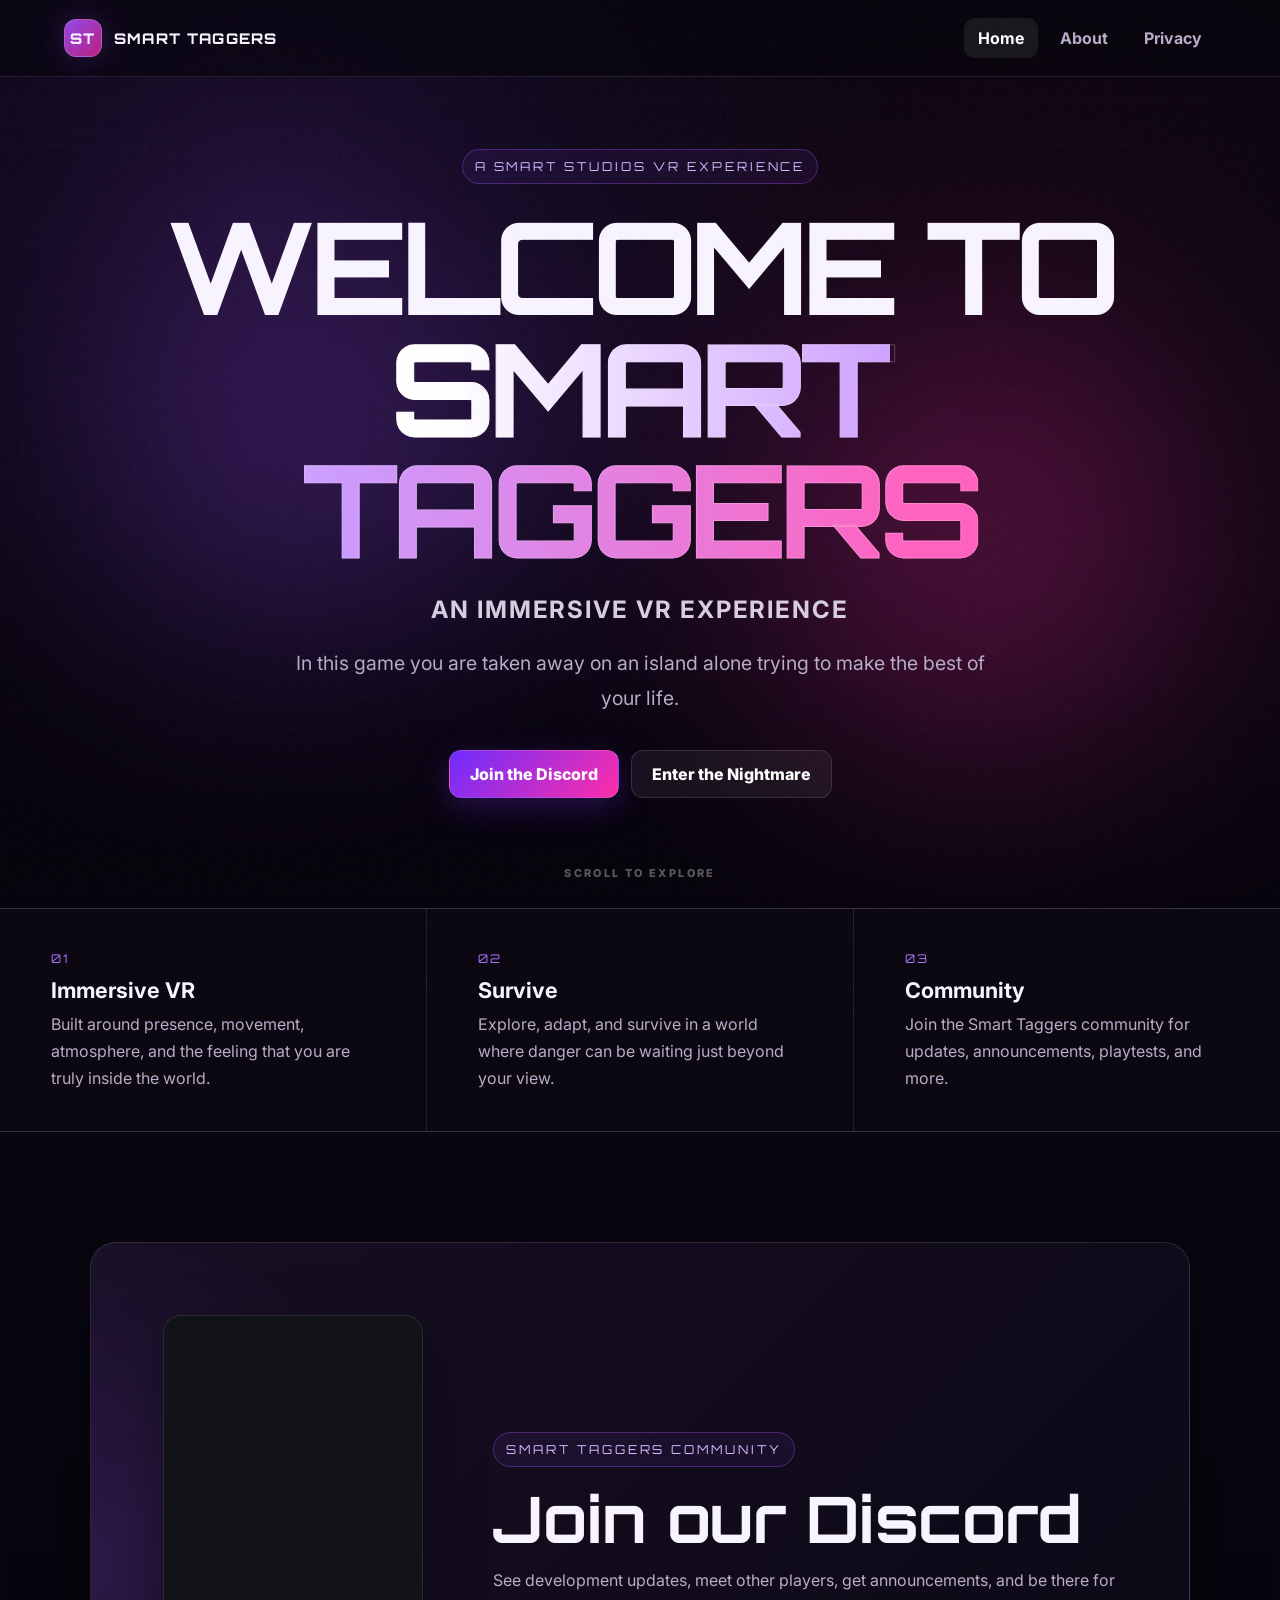
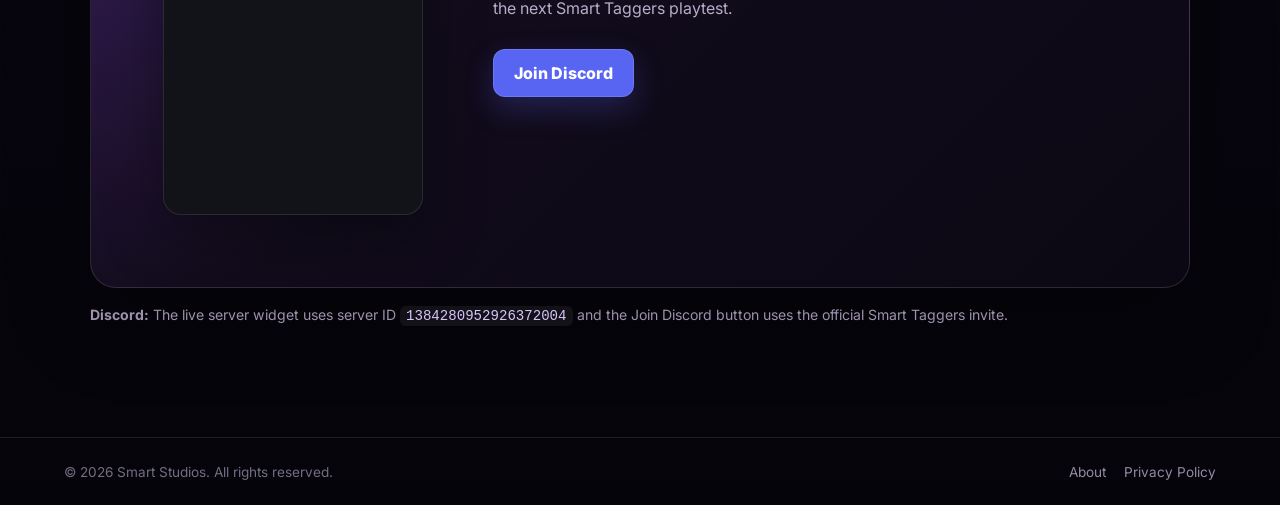
<file: index.html>
<!DOCTYPE html>
<html lang="en">
<head>
  <meta charset="UTF-8" />
  <meta name="viewport" content="width=device-width, initial-scale=1.0" />
  <meta name="theme-color" content="#0b0714" />
  <title>Smart Taggers — Home</title>
  <link rel="preconnect" href="https://fonts.googleapis.com">
  <link rel="preconnect" href="https://fonts.gstatic.com" crossorigin>
  <link href="https://fonts.googleapis.com/css2?family=Inter:wght@400;500;600;700;800;900&family=Orbitron:wght@600;700;800;900&display=swap" rel="stylesheet">
  <link rel="stylesheet" href="styles.css" />
</head>
<body>
  <div class="noise"></div>

  <header class="site-header">
    <a class="brand" href="index.html">
      <span class="brand-mark">ST</span>
      <span>SMART TAGGERS</span>
    </a>

    <nav>
      <a class="active" href="index.html">Home</a>
      <a href="about.html">About</a>
      <a href="privacy.html">Privacy</a>
    </nav>
  </header>

  <main>
    <section class="hero">
      <div class="hero-glow hero-glow-one"></div>
      <div class="hero-glow hero-glow-two"></div>
      <div class="grid-floor"></div>

      <div class="hero-content reveal">
        <span class="eyebrow">A SMART STUDIOS VR EXPERIENCE</span>
        <h1>Welcome to <span>Smart Taggers</span></h1>
        <h2>An Immersive VR Experience</h2>
        <p>
          In this game you are taken away on an island alone trying to make the best of your life.
        </p>

        <div class="hero-actions">
          <a class="btn btn-primary" href="#discord">Join the Discord</a>
          <a class="btn btn-secondary" href="about.html">Enter the Nightmare</a>
        </div>
      </div>

      <div class="scroll-cue">SCROLL TO EXPLORE</div>
    </section>

    <section class="feature-strip">
      <div class="feature reveal">
        <span>01</span>
        <h3>Immersive VR</h3>
        <p>Built around presence, movement, atmosphere, and the feeling that you are truly inside the world.</p>
      </div>
      <div class="feature reveal">
        <span>02</span>
        <h3>Survive</h3>
        <p>Explore, adapt, and survive in a world where danger can be waiting just beyond your view.</p>
      </div>
      <div class="feature reveal">
        <span>03</span>
        <h3>Community</h3>
        <p>Join the Smart Taggers community for updates, announcements, playtests, and more.</p>
      </div>
    </section>

    <section class="discord-section" id="discord">
      <div class="discord-card reveal">
        <div class="discord-widget-wrap">
          <iframe
            class="discord-widget"
            src="https://discord.com/widget?id=1384280952926372004&theme=dark"
            width="350"
            height="500"
            allowtransparency="true"
            frameborder="0"
            sandbox="allow-popups allow-popups-to-escape-sandbox allow-same-origin allow-scripts">
          </iframe>
        </div>

        <div class="discord-copy">
          <span class="eyebrow">SMART TAGGERS COMMUNITY</span>
          <h2>Join our Discord</h2>
          <p>
            See development updates, meet other players, get announcements, and be there for the next Smart Taggers playtest.
          </p>
          <a
            class="btn btn-discord"
            id="discordInvite"
            href="https://discord.gg/XtxfKrTSGW"
            target="_blank"
            rel="noopener noreferrer"
          >
            Join Discord
          </a>
        </div>
      </div>

      <div class="discord-note reveal">
        <strong>Discord:</strong>
        The live server widget uses server ID <code>1384280952926372004</code> and the Join Discord button uses the official Smart Taggers invite.
      </div>
    </section>
  </main>

  <footer>
    <div>© 2026 Smart Studios. All rights reserved.</div>
    <div class="footer-links">
      <a href="about.html">About</a>
      <a href="privacy.html">Privacy Policy</a>
    </div>
  </footer>

  <script src="script.js"></script>
</body>
</html>
</file>
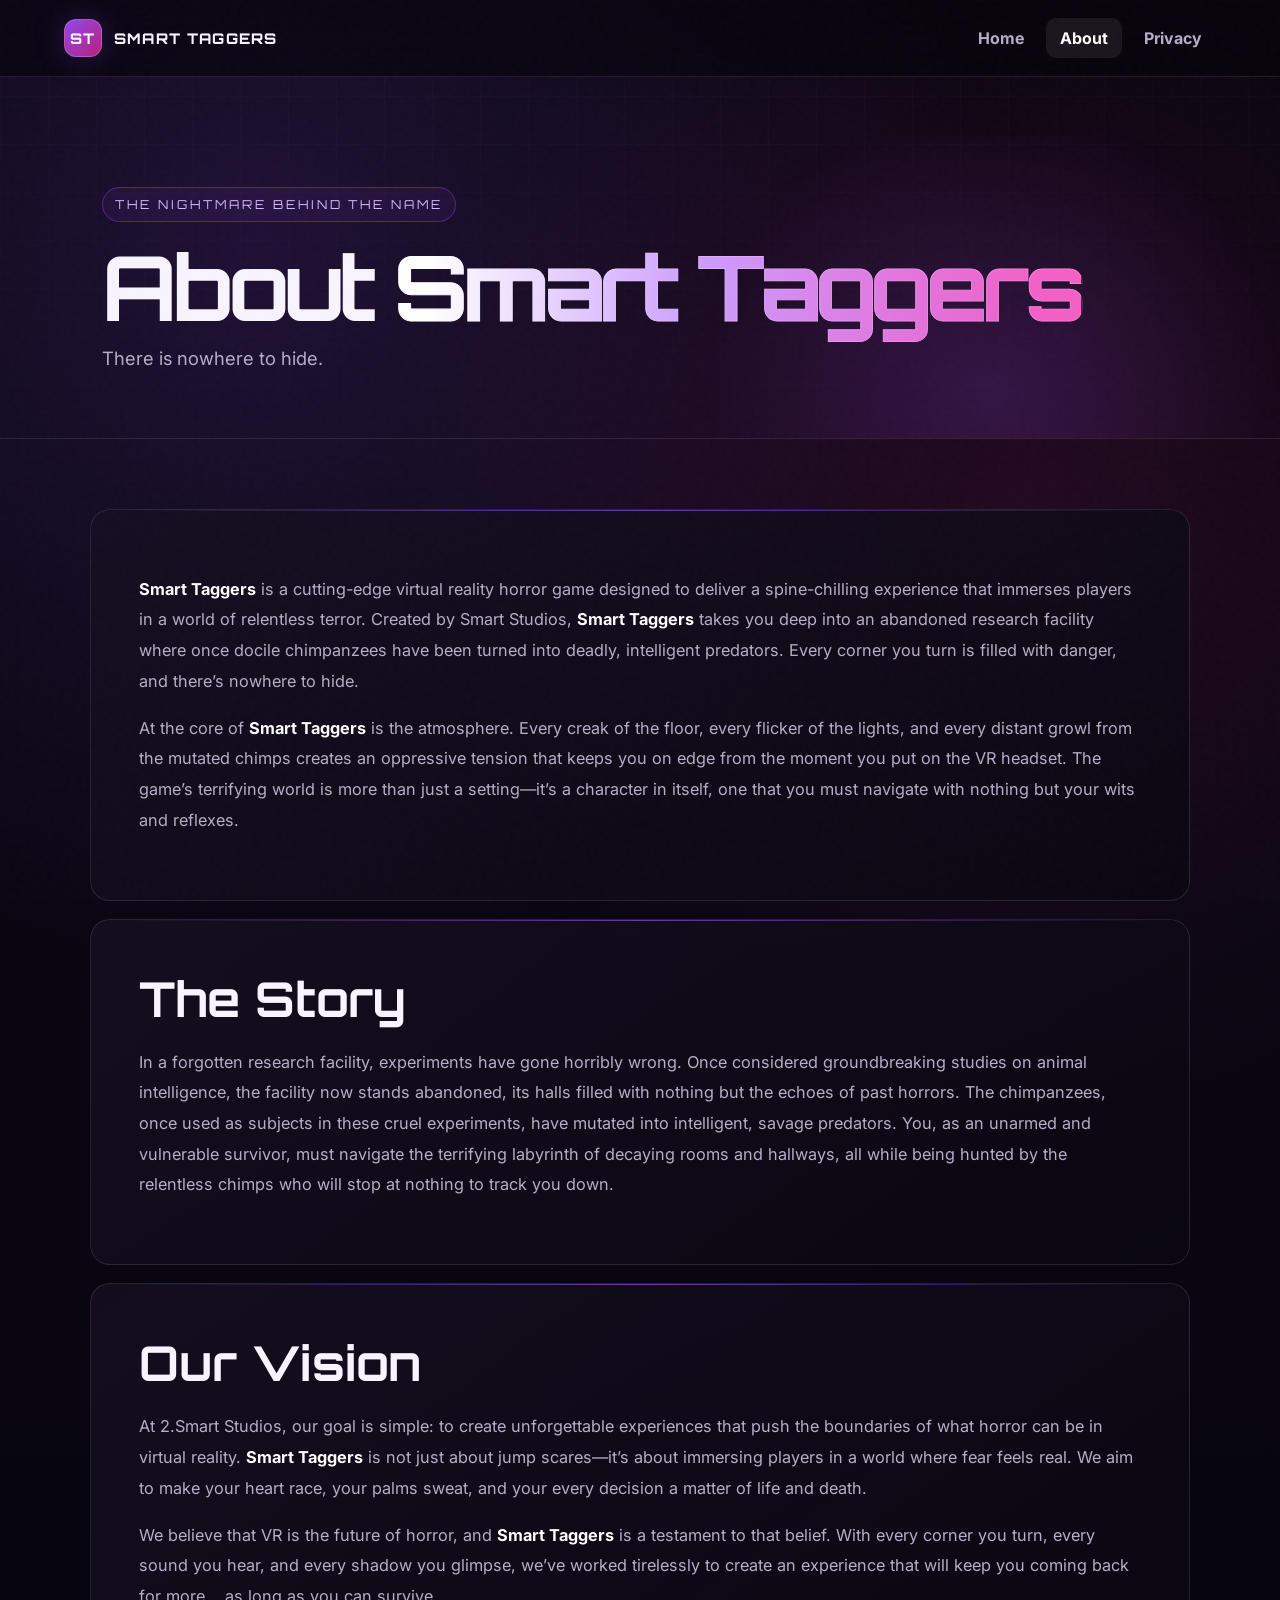
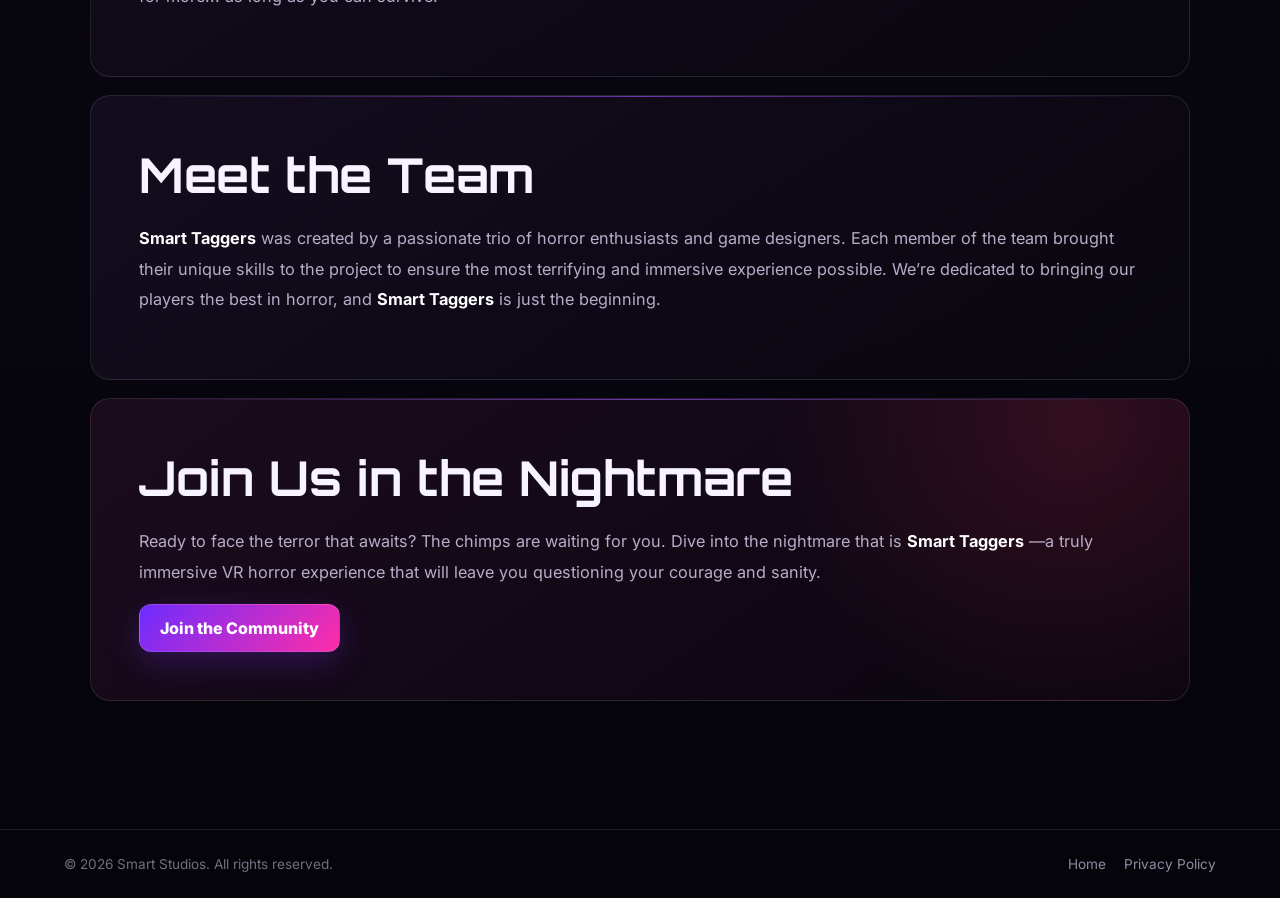
<file: about.html>
<!DOCTYPE html>
<html lang="en">
<head>
  <meta charset="UTF-8" />
  <meta name="viewport" content="width=device-width, initial-scale=1.0" />
  <meta name="theme-color" content="#0b0714" />
  <title>Smart Taggers — About</title>
  <link rel="preconnect" href="https://fonts.googleapis.com">
  <link rel="preconnect" href="https://fonts.gstatic.com" crossorigin>
  <link href="https://fonts.googleapis.com/css2?family=Inter:wght@400;500;600;700;800;900&family=Orbitron:wght@600;700;800;900&display=swap" rel="stylesheet">
  <link rel="stylesheet" href="styles.css" />
</head>
<body>
  <div class="noise"></div>

  <header class="site-header">
    <a class="brand" href="index.html">
      <span class="brand-mark">ST</span>
      <span>SMART TAGGERS</span>
    </a>

    <nav>
      <a href="index.html">Home</a>
      <a class="active" href="about.html">About</a>
      <a href="privacy.html">Privacy</a>
    </nav>
  </header>

  <main class="inner-page">
    <section class="page-hero reveal">
      <span class="eyebrow">THE NIGHTMARE BEHIND THE NAME</span>
      <h1>About <span>Smart Taggers</span></h1>
      <p>There is nowhere to hide.</p>
    </section>

    <section class="story-shell">
      <article class="story-card reveal">
        <p><strong>Smart Taggers</strong> is a cutting-edge virtual reality horror game designed to deliver a spine-chilling experience that immerses players in a world of relentless terror. Created by Smart Studios, <strong>Smart Taggers</strong> takes you deep into an abandoned research facility where once docile chimpanzees have been turned into deadly, intelligent predators. Every corner you turn is filled with danger, and there’s nowhere to hide.</p>

        <p>At the core of <strong>Smart Taggers</strong> is the atmosphere. Every creak of the floor, every flicker of the lights, and every distant growl from the mutated chimps creates an oppressive tension that keeps you on edge from the moment you put on the VR headset. The game’s terrifying world is more than just a setting—it’s a character in itself, one that you must navigate with nothing but your wits and reflexes.</p>
      </article>

      <article class="story-card reveal">
        <h2>The Story</h2>
        <p>In a forgotten research facility, experiments have gone horribly wrong. Once considered groundbreaking studies on animal intelligence, the facility now stands abandoned, its halls filled with nothing but the echoes of past horrors. The chimpanzees, once used as subjects in these cruel experiments, have mutated into intelligent, savage predators. You, as an unarmed and vulnerable survivor, must navigate the terrifying labyrinth of decaying rooms and hallways, all while being hunted by the relentless chimps who will stop at nothing to track you down.</p>
      </article>

      <article class="story-card reveal">
        <h2>Our Vision</h2>
        <p>At 2.Smart Studios, our goal is simple: to create unforgettable experiences that push the boundaries of what horror can be in virtual reality. <strong>Smart Taggers</strong> is not just about jump scares—it’s about immersing players in a world where fear feels real. We aim to make your heart race, your palms sweat, and your every decision a matter of life and death.</p>

        <p>We believe that VR is the future of horror, and <strong>Smart Taggers</strong> is a testament to that belief. With every corner you turn, every sound you hear, and every shadow you glimpse, we’ve worked tirelessly to create an experience that will keep you coming back for more... as long as you can survive.</p>
      </article>

      <article class="story-card reveal">
        <h2>Meet the Team</h2>
        <p><strong>Smart Taggers</strong> was created by a passionate trio of horror enthusiasts and game designers. Each member of the team brought their unique skills to the project to ensure the most terrifying and immersive experience possible. We’re dedicated to bringing our players the best in horror, and <strong>Smart Taggers</strong> is just the beginning.</p>
      </article>

      <article class="story-card nightmare-card reveal">
        <h2>Join Us in the Nightmare</h2>
        <p>Ready to face the terror that awaits? The chimps are waiting for you. Dive into the nightmare that is <strong>Smart Taggers</strong> —a truly immersive VR horror experience that will leave you questioning your courage and sanity.</p>
        <a class="btn btn-primary" href="index.html#discord">Join the Community</a>
      </article>
    </section>
  </main>

  <footer>
    <div>© 2026 Smart Studios. All rights reserved.</div>
    <div class="footer-links">
      <a href="index.html">Home</a>
      <a href="privacy.html">Privacy Policy</a>
    </div>
  </footer>

  <script src="script.js"></script>
</body>
</html>
</file>
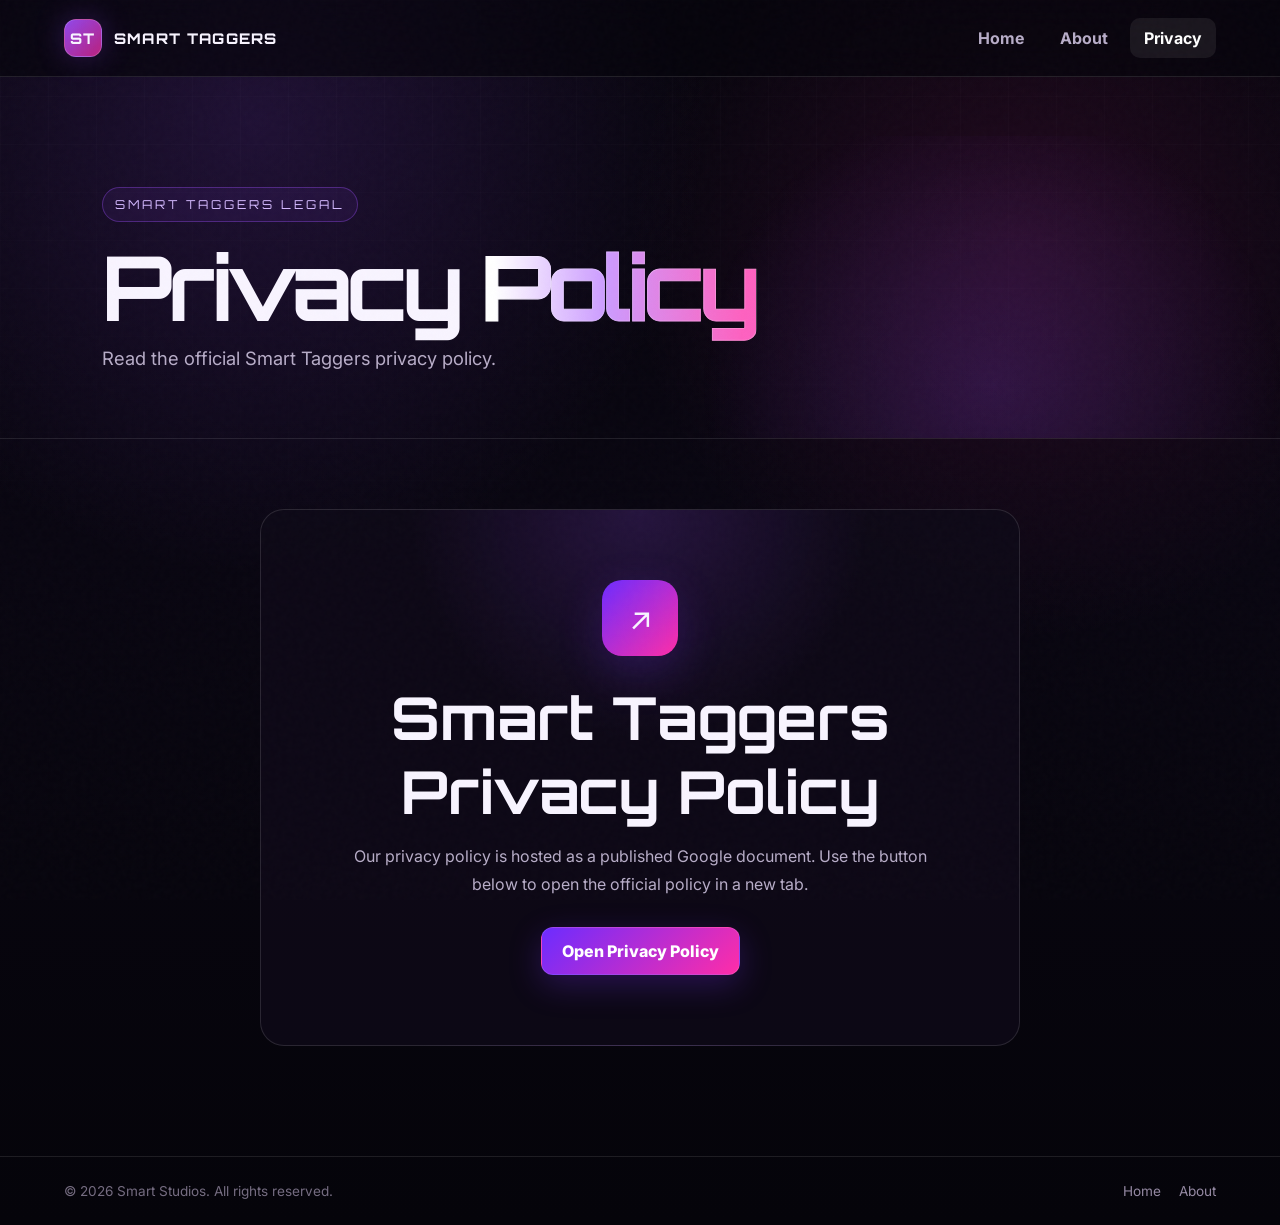
<file: privacy.html>
<!DOCTYPE html>
<html lang="en">
<head>
  <meta charset="UTF-8" />
  <meta name="viewport" content="width=device-width, initial-scale=1.0" />
  <meta name="theme-color" content="#0b0714" />
  <title>Smart Taggers — Privacy Policy</title>
  <link rel="preconnect" href="https://fonts.googleapis.com">
  <link rel="preconnect" href="https://fonts.gstatic.com" crossorigin>
  <link href="https://fonts.googleapis.com/css2?family=Inter:wght@400;500;600;700;800;900&family=Orbitron:wght@600;700;800;900&display=swap" rel="stylesheet">
  <link rel="stylesheet" href="styles.css" />
</head>
<body>
  <div class="noise"></div>

  <header class="site-header">
    <a class="brand" href="index.html">
      <span class="brand-mark">ST</span>
      <span>SMART TAGGERS</span>
    </a>

    <nav>
      <a href="index.html">Home</a>
      <a href="about.html">About</a>
      <a class="active" href="privacy.html">Privacy</a>
    </nav>
  </header>

  <main class="inner-page">
    <section class="page-hero reveal">
      <span class="eyebrow">SMART TAGGERS LEGAL</span>
      <h1>Privacy <span>Policy</span></h1>
      <p>Read the official Smart Taggers privacy policy.</p>
    </section>

    <section class="privacy-wrap">
      <div class="privacy-card reveal">
        <div class="policy-icon">↗</div>
        <h2>Smart Taggers Privacy Policy</h2>
        <p>
          Our privacy policy is hosted as a published Google document. Use the button below to open the official policy in a new tab.
        </p>
        <a
          class="btn btn-primary"
          href="https://docs.google.com/document/d/e/2PACX-1vRSNbVHEDp6_oRdQn6nROw0tJfVDmWq3KIRjoWPCWdsDESeyoHNe6mAz0tlJk5KEWix6UkGGRvGnnm9/pub"
          target="_blank"
          rel="noopener noreferrer"
        >
          Open Privacy Policy
        </a>
      </div>
    </section>
  </main>

  <footer>
    <div>© 2026 Smart Studios. All rights reserved.</div>
    <div class="footer-links">
      <a href="index.html">Home</a>
      <a href="about.html">About</a>
    </div>
  </footer>

  <script src="script.js"></script>
</body>
</html>
</file>
<file: styles.css>
:root {
  --bg: #07050d;
  --bg-2: #0d0717;
  --panel: rgba(20, 13, 32, 0.72);
  --panel-strong: rgba(26, 15, 42, 0.92);
  --text: #f8f4ff;
  --muted: #b8adc8;
  --purple: #9d4dff;
  --purple-2: #6c2cff;
  --pink: #ff2da8;
  --blue: #5ab6ff;
  --line: rgba(255,255,255,0.10);
  --danger: #ff365f;
}

* {
  box-sizing: border-box;
}

html {
  scroll-behavior: smooth;
}

body {
  margin: 0;
  background:
    radial-gradient(circle at 20% 10%, rgba(157,77,255,.16), transparent 30%),
    radial-gradient(circle at 80% 20%, rgba(255,45,168,.11), transparent 28%),
    linear-gradient(180deg, var(--bg) 0%, #090611 45%, #05040a 100%);
  color: var(--text);
  font-family: "Inter", sans-serif;
  min-height: 100vh;
  overflow-x: hidden;
}

body::before {
  content: "";
  position: fixed;
  inset: 0;
  pointer-events: none;
  background-image:
    linear-gradient(rgba(255,255,255,.018) 1px, transparent 1px),
    linear-gradient(90deg, rgba(255,255,255,.018) 1px, transparent 1px);
  background-size: 48px 48px;
  mask-image: linear-gradient(to bottom, rgba(0,0,0,.9), transparent 80%);
  z-index: -2;
}

.noise {
  pointer-events: none;
  position: fixed;
  inset: 0;
  opacity: .055;
  z-index: 999;
  background-image: url("data:image/svg+xml,%3Csvg viewBox='0 0 180 180' xmlns='http://www.w3.org/2000/svg'%3E%3Cfilter id='n'%3E%3CfeTurbulence type='fractalNoise' baseFrequency='.9' numOctaves='4' stitchTiles='stitch'/%3E%3C/filter%3E%3Crect width='100%25' height='100%25' filter='url(%23n)' opacity='.35'/%3E%3C/svg%3E");
}

.site-header {
  position: sticky;
  top: 0;
  z-index: 100;
  display: flex;
  align-items: center;
  justify-content: space-between;
  padding: 18px clamp(20px, 5vw, 72px);
  border-bottom: 1px solid var(--line);
  background: rgba(7,5,13,.68);
  backdrop-filter: blur(18px);
}

.brand {
  display: flex;
  align-items: center;
  gap: 12px;
  text-decoration: none;
  color: var(--text);
  font-family: "Orbitron", sans-serif;
  font-weight: 800;
  letter-spacing: .08em;
  font-size: .92rem;
}

.brand-mark {
  display: grid;
  place-items: center;
  width: 38px;
  height: 38px;
  border: 1px solid rgba(255,255,255,.18);
  border-radius: 12px;
  background:
    linear-gradient(135deg, rgba(157,77,255,.92), rgba(255,45,168,.72));
  box-shadow: 0 0 30px rgba(157,77,255,.25);
}

nav {
  display: flex;
  gap: 8px;
}

nav a {
  color: var(--muted);
  text-decoration: none;
  font-weight: 700;
  padding: 10px 14px;
  border-radius: 10px;
  transition: .2s ease;
}

nav a:hover,
nav a.active {
  color: #fff;
  background: rgba(255,255,255,.07);
}

.hero {
  min-height: calc(100vh - 75px);
  position: relative;
  display: grid;
  place-items: center;
  padding: 72px 24px 110px;
  isolation: isolate;
}

.hero::before {
  content: "";
  position: absolute;
  inset: 0;
  z-index: -4;
  background:
    linear-gradient(to bottom, rgba(6,3,11,.2), rgba(6,3,11,.74)),
    radial-gradient(circle at 50% 50%, rgba(95,39,159,.12), transparent 45%);
}

.hero-glow {
  position: absolute;
  width: 420px;
  height: 420px;
  filter: blur(120px);
  border-radius: 50%;
  opacity: .26;
  z-index: -3;
}

.hero-glow-one {
  background: var(--purple);
  left: 7%;
  top: 17%;
}

.hero-glow-two {
  background: var(--pink);
  right: 7%;
  bottom: 18%;
}

.grid-floor {
  position: absolute;
  left: -25%;
  right: -25%;
  bottom: -15%;
  height: 55%;
  transform: perspective(550px) rotateX(60deg);
  transform-origin: bottom;
  background-image:
    linear-gradient(rgba(157,77,255,.16) 1px, transparent 1px),
    linear-gradient(90deg, rgba(157,77,255,.16) 1px, transparent 1px);
  background-size: 70px 70px;
  mask-image: linear-gradient(to top, rgba(0,0,0,.75), transparent 80%);
  z-index: -3;
}

.hero-content {
  text-align: center;
  max-width: 950px;
}

.eyebrow {
  display: inline-block;
  font-family: "Orbitron", sans-serif;
  font-size: .77rem;
  letter-spacing: .24em;
  color: #d4b9ff;
  border: 1px solid rgba(157,77,255,.35);
  background: rgba(157,77,255,.08);
  padding: 9px 12px;
  border-radius: 999px;
  margin-bottom: 22px;
}

.hero h1,
.page-hero h1 {
  font-family: "Orbitron", sans-serif;
  margin: 0;
  line-height: .95;
  letter-spacing: -.055em;
}

.hero h1 {
  font-size: clamp(3.4rem, 10vw, 8.6rem);
  text-transform: uppercase;
}

.hero h1 span,
.page-hero h1 span {
  color: transparent;
  -webkit-text-stroke: 1px rgba(255,255,255,.23);
  background: linear-gradient(90deg, #fff 5%, #cc9cff 45%, #ff62bf 95%);
  -webkit-background-clip: text;
  background-clip: text;
}

.hero h2 {
  font-size: clamp(1.05rem, 2vw, 1.5rem);
  font-weight: 700;
  color: #d7cedf;
  margin: 24px 0 0;
  letter-spacing: .08em;
  text-transform: uppercase;
}

.hero p {
  max-width: 700px;
  margin: 22px auto 0;
  color: var(--muted);
  font-size: clamp(1rem, 2vw, 1.22rem);
  line-height: 1.8;
}

.hero-actions {
  display: flex;
  gap: 12px;
  justify-content: center;
  flex-wrap: wrap;
  margin-top: 34px;
}

.btn {
  display: inline-flex;
  align-items: center;
  justify-content: center;
  min-height: 48px;
  padding: 0 20px;
  border-radius: 12px;
  text-decoration: none;
  color: #fff;
  font-weight: 800;
  border: 1px solid rgba(255,255,255,.12);
  transition: transform .18s ease, box-shadow .18s ease, background .18s ease;
}

.btn:hover {
  transform: translateY(-2px);
}

.btn-primary {
  background: linear-gradient(135deg, var(--purple-2), var(--pink));
  box-shadow: 0 10px 32px rgba(126,52,255,.25);
}

.btn-primary:hover {
  box-shadow: 0 14px 40px rgba(126,52,255,.4);
}

.btn-secondary {
  background: rgba(255,255,255,.06);
}

.btn-discord {
  background: #5865F2;
  box-shadow: 0 12px 30px rgba(88,101,242,.25);
}

.scroll-cue {
  position: absolute;
  bottom: 28px;
  color: rgba(255,255,255,.34);
  font-size: .68rem;
  letter-spacing: .22em;
  font-weight: 800;
}

.feature-strip {
  display: grid;
  grid-template-columns: repeat(3, 1fr);
  gap: 1px;
  background: var(--line);
  border-top: 1px solid var(--line);
  border-bottom: 1px solid var(--line);
}

.feature {
  padding: 38px clamp(22px, 4vw, 52px);
  background: rgba(9,6,15,.88);
}

.feature span {
  color: #ad73ff;
  font-family: "Orbitron", sans-serif;
  font-size: .75rem;
  letter-spacing: .16em;
}

.feature h3 {
  margin: 10px 0 8px;
  font-size: 1.35rem;
}

.feature p {
  color: var(--muted);
  line-height: 1.7;
  margin: 0;
}

.discord-section {
  padding: 110px clamp(22px, 5vw, 80px);
}

.discord-card {
  position: relative;
  overflow: hidden;
  max-width: 1100px;
  margin: 0 auto;
  border: 1px solid rgba(255,255,255,.12);
  background:
    radial-gradient(circle at 0% 50%, rgba(157,77,255,.18), transparent 30%),
    linear-gradient(135deg, rgba(24,16,37,.94), rgba(12,8,20,.92));
  border-radius: 26px;
  padding: clamp(30px, 6vw, 72px);
  display: grid;
  grid-template-columns: 260px 1fr;
  gap: clamp(30px, 6vw, 70px);
  align-items: center;
  box-shadow: 0 30px 80px rgba(0,0,0,.35);
}

.discord-orb {
  aspect-ratio: 1;
  border-radius: 50%;
  display: grid;
  place-items: center;
  background:
    radial-gradient(circle at 40% 35%, rgba(255,255,255,.22), transparent 14%),
    linear-gradient(135deg, #7f4cff, #ff2da8);
  box-shadow:
    inset 0 0 50px rgba(255,255,255,.08),
    0 0 80px rgba(157,77,255,.25);
  border: 1px solid rgba(255,255,255,.18);
}

.discord-logo {
  width: 64%;
  aspect-ratio: 1;
  border-radius: 28%;
  display: grid;
  place-items: center;
  font-family: "Orbitron", sans-serif;
  font-size: clamp(2.4rem, 5vw, 4rem);
  font-weight: 900;
  background: rgba(9,6,15,.78);
  border: 1px solid rgba(255,255,255,.15);
}

.discord-copy h2,
.privacy-card h2,
.story-card h2 {
  font-family: "Orbitron", sans-serif;
}

.discord-copy h2 {
  font-size: clamp(2.2rem, 5vw, 4.6rem);
  margin: 0 0 12px;
  line-height: .95;
}

.discord-copy p {
  max-width: 650px;
  color: var(--muted);
  line-height: 1.8;
  margin-bottom: 26px;
}

.discord-note {
  max-width: 1100px;
  margin: 16px auto 0;
  color: #9d91ad;
  font-size: .88rem;
  line-height: 1.6;
}

code {
  color: #d8c4ff;
  background: rgba(255,255,255,.06);
  padding: 2px 6px;
  border-radius: 6px;
}

.inner-page {
  min-height: calc(100vh - 160px);
}

.page-hero {
  padding: 110px clamp(22px, 8vw, 140px) 50px;
  border-bottom: 1px solid var(--line);
  position: relative;
  overflow: hidden;
}

.page-hero::after {
  content: "";
  position: absolute;
  inset: auto -10% -55% 45%;
  height: 500px;
  background: radial-gradient(circle, rgba(157,77,255,.18), transparent 60%);
  pointer-events: none;
}

.page-hero h1 {
  font-size: clamp(3rem, 7vw, 7rem);
  max-width: 1100px;
}

.page-hero p {
  color: var(--muted);
  font-size: 1.15rem;
  margin-top: 18px;
}

.story-shell,
.privacy-wrap {
  width: min(1100px, calc(100% - 40px));
  margin: 0 auto;
  padding: 70px 0 110px;
}

.story-card {
  position: relative;
  padding: clamp(26px, 4vw, 48px);
  border: 1px solid var(--line);
  background: linear-gradient(145deg, rgba(23,15,34,.84), rgba(10,7,16,.78));
  border-radius: 20px;
  margin-bottom: 18px;
}

.story-card::before {
  content: "";
  position: absolute;
  top: 0;
  left: 32px;
  right: 32px;
  height: 1px;
  background: linear-gradient(90deg, transparent, rgba(157,77,255,.65), transparent);
}

.story-card h2 {
  font-size: clamp(1.7rem, 4vw, 3rem);
  margin: 0 0 18px;
}

.story-card p {
  color: var(--muted);
  line-height: 1.88;
  font-size: 1.02rem;
}

.story-card strong {
  color: #fff;
}

.nightmare-card {
  background:
    radial-gradient(circle at 90% 10%, rgba(255,54,95,.15), transparent 30%),
    linear-gradient(145deg, rgba(30,13,31,.9), rgba(11,6,16,.9));
}

.privacy-wrap {
  display: grid;
  place-items: center;
  min-height: 50vh;
}

.privacy-card {
  width: min(760px, 100%);
  text-align: center;
  padding: clamp(34px, 6vw, 70px);
  border: 1px solid rgba(255,255,255,.12);
  border-radius: 24px;
  background:
    radial-gradient(circle at 50% 0%, rgba(157,77,255,.17), transparent 35%),
    rgba(15,10,24,.86);
}

.policy-icon {
  width: 76px;
  height: 76px;
  display: grid;
  place-items: center;
  margin: 0 auto 24px;
  border-radius: 20px;
  font-size: 2rem;
  background: linear-gradient(135deg, var(--purple-2), var(--pink));
  box-shadow: 0 15px 45px rgba(128,55,255,.22);
}

.privacy-card h2 {
  font-size: clamp(2rem, 5vw, 3.7rem);
  margin: 0 0 14px;
}

.privacy-card p {
  color: var(--muted);
  line-height: 1.8;
  max-width: 600px;
  margin: 0 auto 28px;
}

footer {
  border-top: 1px solid var(--line);
  display: flex;
  justify-content: space-between;
  gap: 24px;
  padding: 26px clamp(20px, 5vw, 72px);
  color: #756c81;
  font-size: .85rem;
}

.footer-links {
  display: flex;
  gap: 18px;
}

.footer-links a {
  color: #9589a3;
  text-decoration: none;
}

.reveal {
  opacity: 0;
  transform: translateY(18px);
  transition: opacity .65s ease, transform .65s ease;
}

.reveal.visible {
  opacity: 1;
  transform: translateY(0);
}

@media (max-width: 800px) {
  .site-header {
    padding: 14px 16px;
  }

  .brand > span:last-child {
    display: none;
  }

  nav a {
    padding: 9px 10px;
    font-size: .86rem;
  }

  .feature-strip {
    grid-template-columns: 1fr;
  }

  .discord-card {
    grid-template-columns: 1fr;
    text-align: center;
  }

  .discord-orb {
    width: min(220px, 70vw);
    margin: 0 auto;
  }

  footer {
    flex-direction: column;
  }
}


.discord-widget-wrap {
  width: 100%;
  display: flex;
  justify-content: center;
}

.discord-widget {
  width: min(350px, 100%);
  height: 500px;
  border-radius: 18px;
  overflow: hidden;
  box-shadow: 0 20px 60px rgba(0,0,0,.35);
  border: 1px solid rgba(255,255,255,.10);
  background: #111318;
}
</file>
